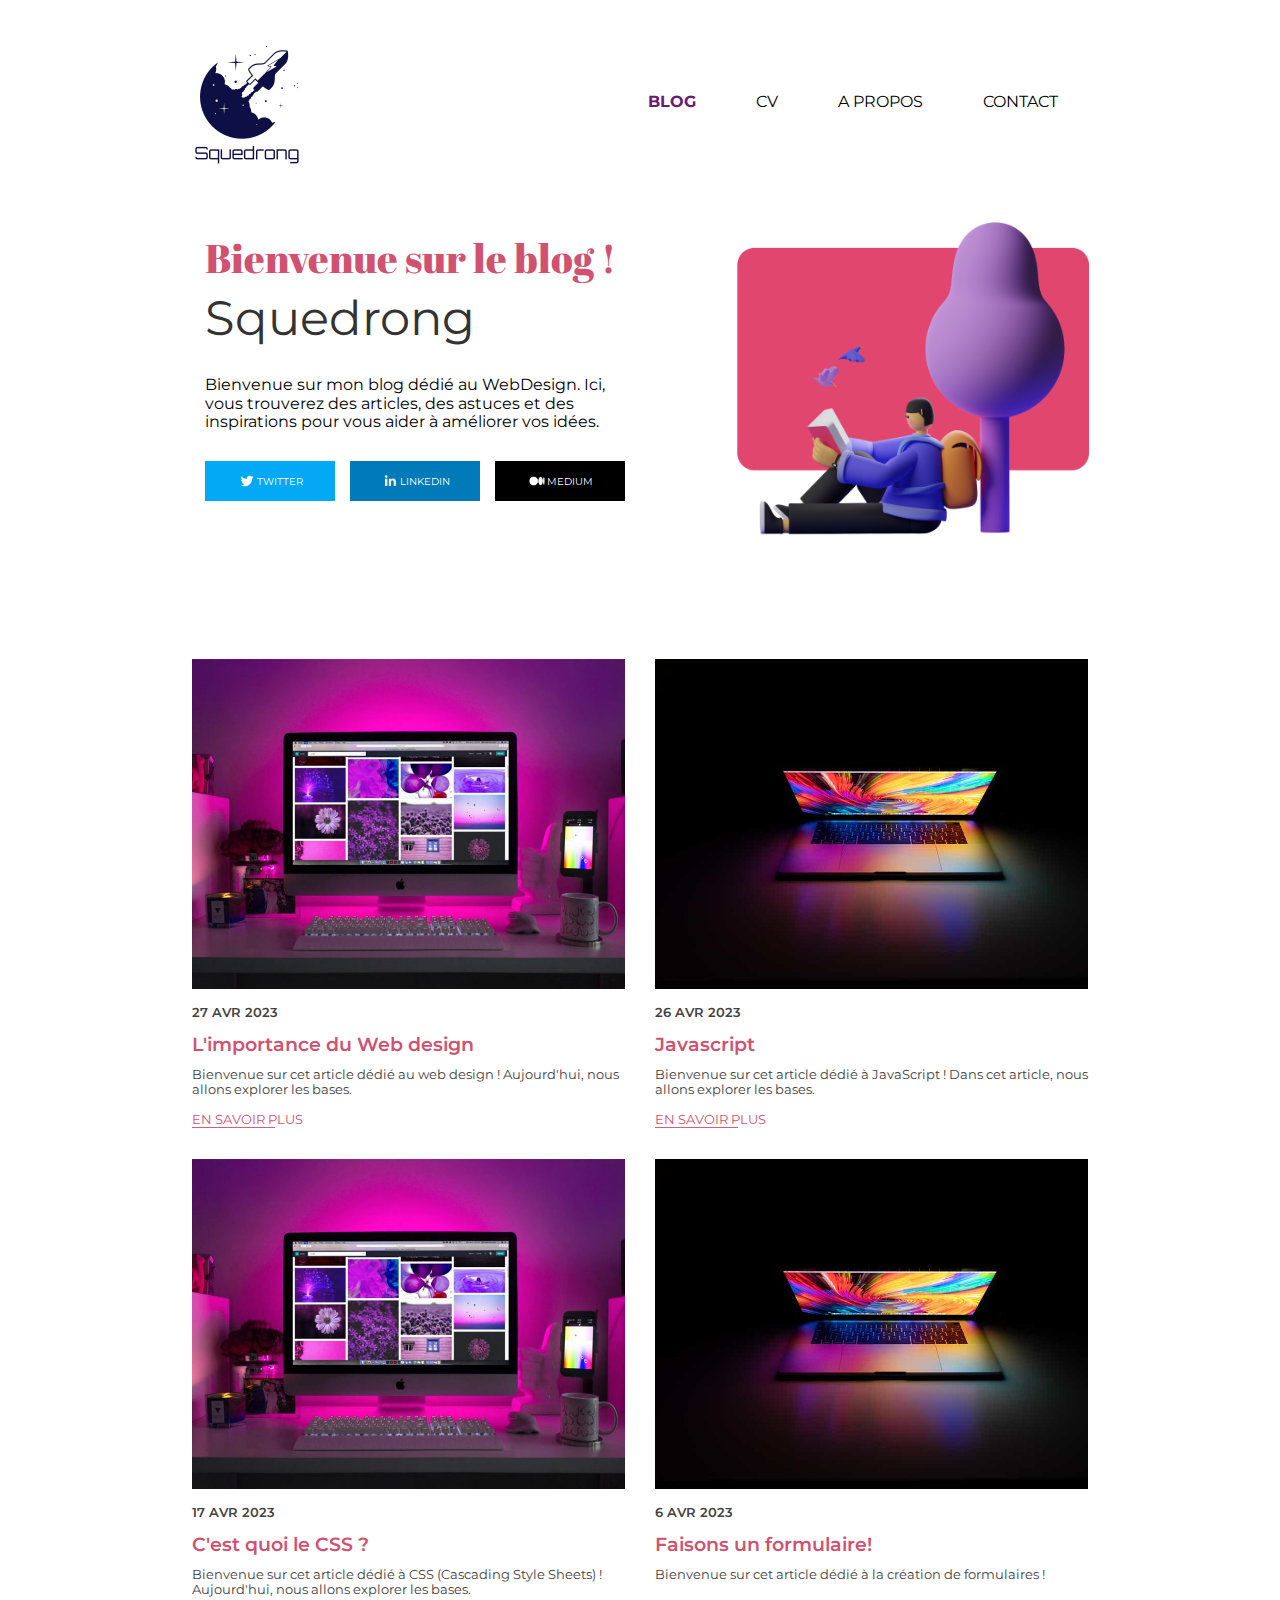
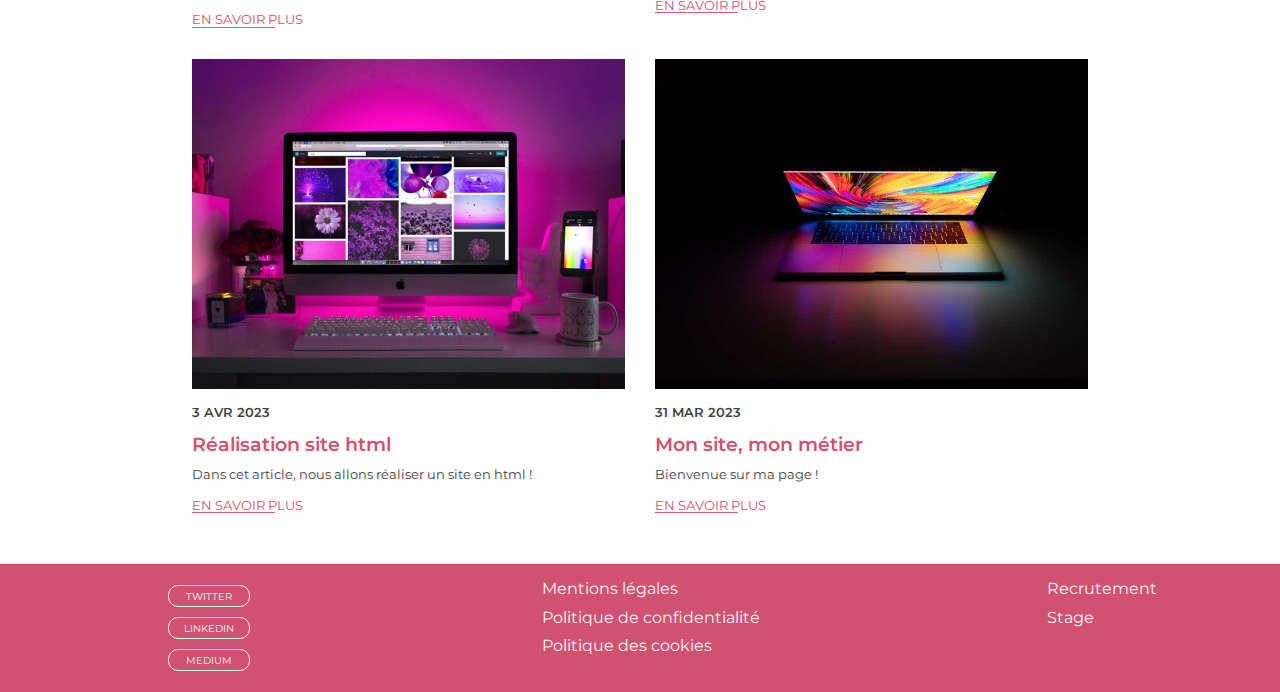
<file: index.html>
<!DOCTYPE html>
<html lang="zxx">
<head>
    <meta charset="UTF-8">
    <meta http-equiv="X-UA-Compatible" content="IE=edge">
    <meta name="viewport" content="width=device-width, initial-scale=1.0">
    <link rel="stylesheet" href="css/normalize.css" type="text/css">
    <link rel="stylesheet" href="css/style.css">
    <title>Bienvenue sur le blog de Squedrong</title>
</head>
<body>
    <!-- HEADER AVEC NAVBAR -->
    <header id="header">
        <a href="index.html"><img src="images/logo.png" alt="logo"></a>
        <nav>
            <ul>
            <li><a href="index.html" class="pageActu">BLOG</a></li>
            <li><a href="cv.html">CV</a></li>
            <li><a href="apropos.html">A PROPOS</a></li>
            <li><a href="#" id="btnContact">CONTACT</a></li>
            </ul>
        </nav>
    </header>

    <!-- POUR LE FORMULAIRE DE CONTACT -->
    <div id="myModal" class="modal">
        <section>
            <span class="close">&times;</span>
            <h4 class="centrer">Contactez moi</h4>
            <form action="index.html" onsubmit="checkForm()" method="post" class="contact">
                <p>Veuillez remplir le formulaire. Tous les champs sont obligatoires.</p>
                <div class="contactRow">
                    <label for="prenom" class="contact">Prénom : </label>
                    <input type="text" id="prenom" name="prenom" maxlength="150" size="30" class="contact">
                    <span class="error prenomError">Le prénom n'est pas valide.</span>
                </div>
                <div class="contactRow">
                    <label for="nom" class="contact">Nom : </label>
                    <input type="text" id="nom" name="nom" maxlength="150" size="30" class="contact">
                    <span class="error nomError">Le nom n'est pas valide.</span>
                </div>
                <div class="contactRow">
                    <label for="email" class="contact">Email : </label>
                    <input type="email" id="email" name="email" maxlength="150" size="30" class="contact">
                    <span class="error emailError">L'email n'est pas valide.</span>
                </div>
                <div class="contactRow">
                    <label for="commentaire" class="contact">Votre commentaire : </label>
                    <textarea id="commentaire" name="commentaire" class="contact"></textarea>
                    <span class="error commentaireError">Le message n'est pas valide.</span>
                </div>
                <button type="submit" class="contact submitButton">Envoyer</button>
            </form>
        </section>
    </div>
    <main id="main">    
        <!-- SECTION INTRODUCTION -->
        <section>
            <div class="principale">
                <div class="intro">
                    <h1>Bienvenue sur le blog !</h1>
                    <h2>Squedrong</h2>
                    <p class="trois">Bienvenue sur mon blog dédié au WebDesign. Ici, vous trouverez des articles, des astuces et des inspirations pour vous aider à améliorer vos idées.</p>
                    <div class="bouttons">
                        <a href="https://twitter.com" class="twitter"><img src="images/twitter.PNG" alt="" class="boutons_logo"><span>TWITTER</span></a>
                        <a href="https://fr.linkedin.com" class="linkedin"><img src="images/linkedin.PNG" alt="" class="boutons_logo"><span>LINKEDIN</span></a>
                        <a href="https://medium.com" class="medium"><img src="images/medium.PNG" alt="" class="boutons_logo"><span>MEDIUM</span></a>
                    </div>
                </div>
                    <div class="illustration">
                        <img class="box quatre" src="images/illustration.png" alt="illustration">
                    </div>
            </div>
        </section>

        <!-- LISTE DES ARTICLES -->
        <section class="article">
            <h2 class="invisible">invisible</h2>
            <div class="article-preview">
            </div>
        </section>
    </main>

    <!-- FOOTER -->
    <footer id="footer">
        <div class="placement">
            <ul class="reseaux">
                <li class="bouttons">
                    <a href="https://twitter.com" class="twitter"><span>TWITTER</span></a>
                  </li>
                  <li class="bouttons">
                    <a href="https://fr.linkedin.com" class="linkedin"><span>LINKEDIN</span></a>
                  </li>
                  <li class="bouttons">
                    <a href="https://medium.com" class="medium"><span>MEDIUM</span></a>
                  </li>
            </ul>
            
            

            <ul class="mentionlegal">
                <li><a href=mentions_legales.html>Mentions légales</a></li>
                <li><a href="politiqueDeConfidentialite.html">Politique de confidentialité</a></li>
                <li><a href="mentions_legales.html">Politique des cookies</a> </li>
            </ul>

            <ul class="recrut">
                <li><a href="#" id="btnContact2">Recrutement</a></li>
                <li><a href="#" id="btnContact3">Stage</a></li>
            </ul>
        </div>
    </footer>
    <script src="js/contact.js"></script>
    <script src="js/listearticle.js"></script>
</body>
</html>
</file>
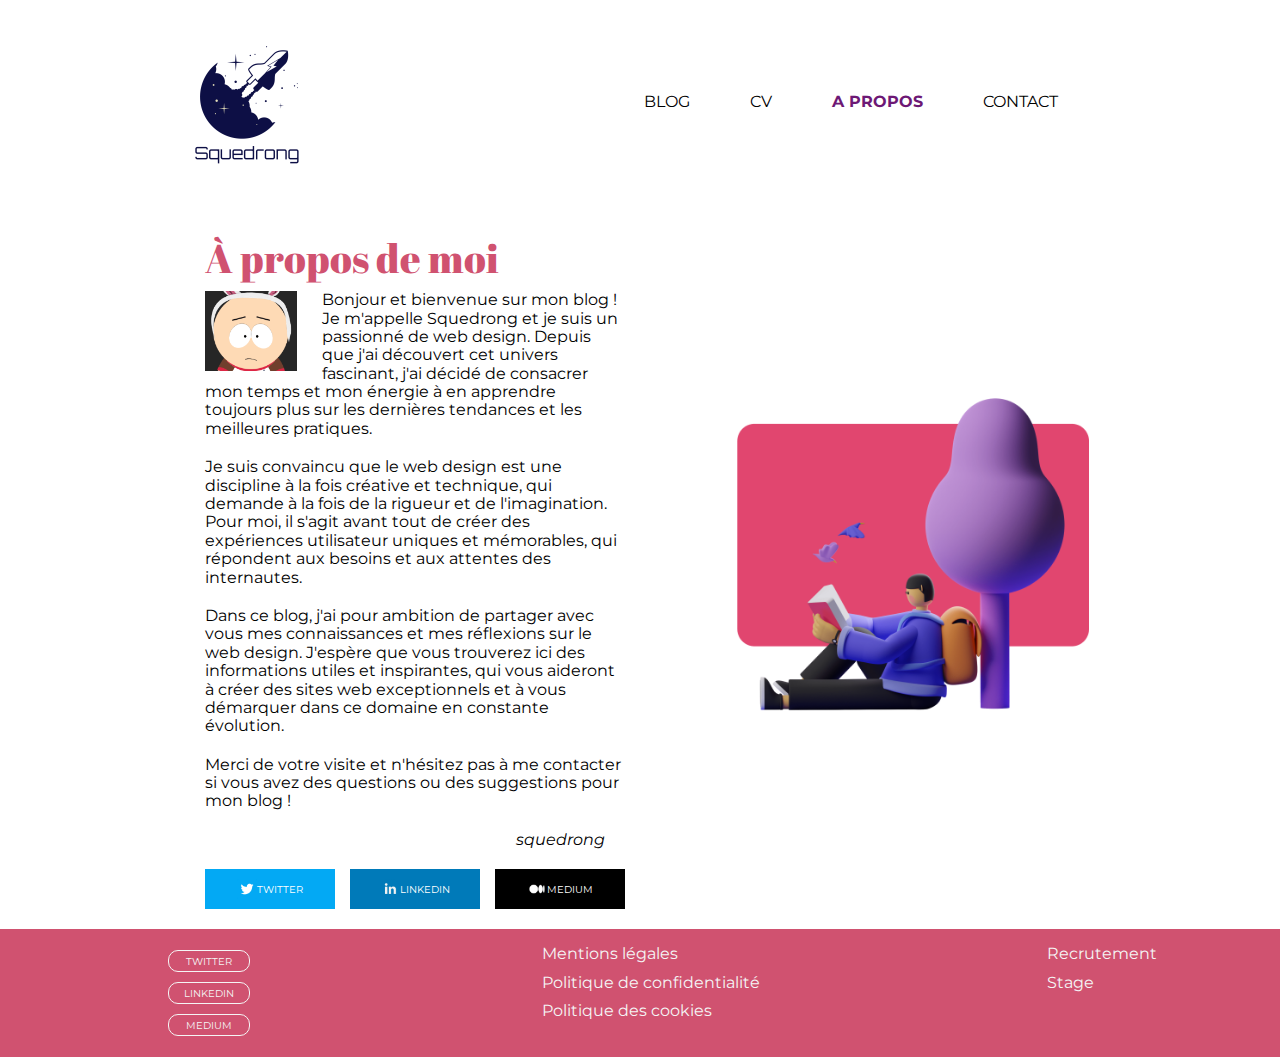
<file: apropos.html>
<!DOCTYPE html>
<html lang="fr">
  <head>
    <meta charset="UTF-8">
    <meta http-equiv="X-UA-Compatible" content="IE=edge">
    <meta name="viewport" content="width=device-width, initial-scale=1.0">
    <meta name="viewport" content="width=device-width, initial-scale=1.0">
    <link rel="stylesheet" href="css/normalize.css" type="text/css">
    <link rel="stylesheet" href="css/style.css" type="text/css">
    <title>À propos du blog de Squedrong</title>
  </head>

  <body>
    <!-- HEADER -->
    <header id="header">
      <a href="index.html"><img src="images/logo.png" alt="logo"></a>
      <nav>
        <ul>
          <li><a href="index.html">BLOG</a></li>
          <li><a href="cv.html">CV</a></li>
          <li><a href="apropos.html" class="pageActu">A PROPOS</a></li>
          <li><a href="#" id="btnContact">CONTACT</a></li>
        </ul>
      </nav>
    </header>

    <!-- POUR LE FORMULAIRE DE CONTACT -->
    <div id="myModal" class="modal">
      <section>
          <span class="close">&times;</span>
          <h4 class="centrer">Contactez moi</h4>
          <form action="index.html" onsubmit="checkForm()" method="post" class="contact">
              <p>Veuillez remplir le formulaire. Tous les champs sont obligatoires.</p>
              <div class="contactRow">
                  <label for="prenom" class="contact">Prénom : </label>
                  <input type="text" id="prenom" name="prenom" maxlength="150" size="30" class="contact">
                  <span class="error prenomError">Le prénom n'est pas valide.</span>
              </div>
              <div class="contactRow">
                  <label for="nom" class="contact">Nom : </label>
                  <input type="text" id="nom" name="nom" maxlength="150" size="30" class="contact">
                  <span class="error nomError">Le nom n'est pas valide.</span>
              </div>
              <div class="contactRow">
                  <label for="email" class="contact">Email : </label>
                  <input type="email" id="email" name="email" maxlength="150" size="30" class="contact">
                  <span class="error emailError">L'email n'est pas valide.</span>
              </div>
              <div class="contactRow">
                  <label for="commentaire" class="contact">Votre commentaire : </label>
                  <textarea id="commentaire" name="commentaire" class="contact"></textarea>
                  <span class="error commentaireError">Le message n'est pas valide.</span>
              </div>
              <button type="submit" class="contact submitButton">Envoyer</button>
          </form>
      </section>
  </div>

    <main id="main">
      <!-- DEBUT A PROPOS -->
      <div class="a_propos">
        <div class="introduct">
          <h1>À propos de moi</h1>

          <p class="apropos">
            <img src="images/squedrong.PNG" alt="photo de squedrong" class="img_apropos">Bonjour et bienvenue sur mon blog ! Je m'appelle Squedrong et je
            suis un passionné de web design. Depuis que j'ai découvert cet
            univers fascinant, j'ai décidé de consacrer mon temps et mon énergie
            à en apprendre toujours plus sur les dernières tendances et les
            meilleures pratiques.
          </p>
          <p class="apropos">
            Je suis convaincu que le web design est une discipline à la fois
            créative et technique, qui demande à la fois de la rigueur et de
            l'imagination. Pour moi, il s'agit avant tout de créer des
            expériences utilisateur uniques et mémorables, qui répondent aux
            besoins et aux attentes des internautes.
          </p>
          <p class="apropos">
            Dans ce blog, j'ai pour ambition de partager avec vous mes
            connaissances et mes réflexions sur le web design. J'espère que vous
            trouverez ici des informations utiles et inspirantes, qui vous
            aideront à créer des sites web exceptionnels et à vous démarquer
            dans ce domaine en constante évolution.
          </p>
          <p class="apropos">
            Merci de votre visite et n'hésitez pas à me contacter si vous avez
            des questions ou des suggestions pour mon blog !
          </p>
          <span class="signature">squedrong</span>

          <div class="bouttons">
            <a href="https://twitter.com" class="twitter"><img src="images/twitter.PNG" alt="" class="boutons_logo"><span>TWITTER</span></a>
            <a href="https://fr.linkedin.com" class="linkedin"><img src="images/linkedin.PNG" alt="" class="boutons_logo"><span>LINKEDIN</span></a>
            <a href="https://medium.com" class="medium"><img src="images/medium.PNG" alt="" class="boutons_logo"><span>MEDIUM</span></a>
          </div>
        </div>
        <div class="illustration">
          <img class="box quatre" src="images/illustration.png" alt="illustration">
        </div>
      </div>
    </main>
    <!-- FOOTER -->
    <footer id="footer">
      <div class="placement">
        <ul class="reseaux">
          <li class="bouttons">
            <a href="https://twitter.com" class="twitter"><span>TWITTER</span></a>
          </li>
          <li class="bouttons">
            <a href="https://fr.linkedin.com" class="linkedin"><span>LINKEDIN</span></a>
          </li>
          <li class="bouttons">
            <a href="https://medium.com" class="medium"><span>MEDIUM</span></a>
          </li>
        </ul>

        <ul class="mentionlegal">
          <li><a href="mentions_legales.html">Mentions légales</a></li>
          <li>
            <a href="politiqueDeConfidentialite.html"
              >Politique de confidentialité</a
            >
          </li>
          <li><a href="mentions_legales.html">Politique des cookies</a></li>
        </ul>

        <ul class="recrut">
          <li><a href="#" id="btnContact2">Recrutement</a></li>
          <li><a href="#" id="btnContact3">Stage</a></li>
        </ul>
      </div>
    </footer>
    <script src="js/contact.js"></script>
  </body>
</html>
</file>
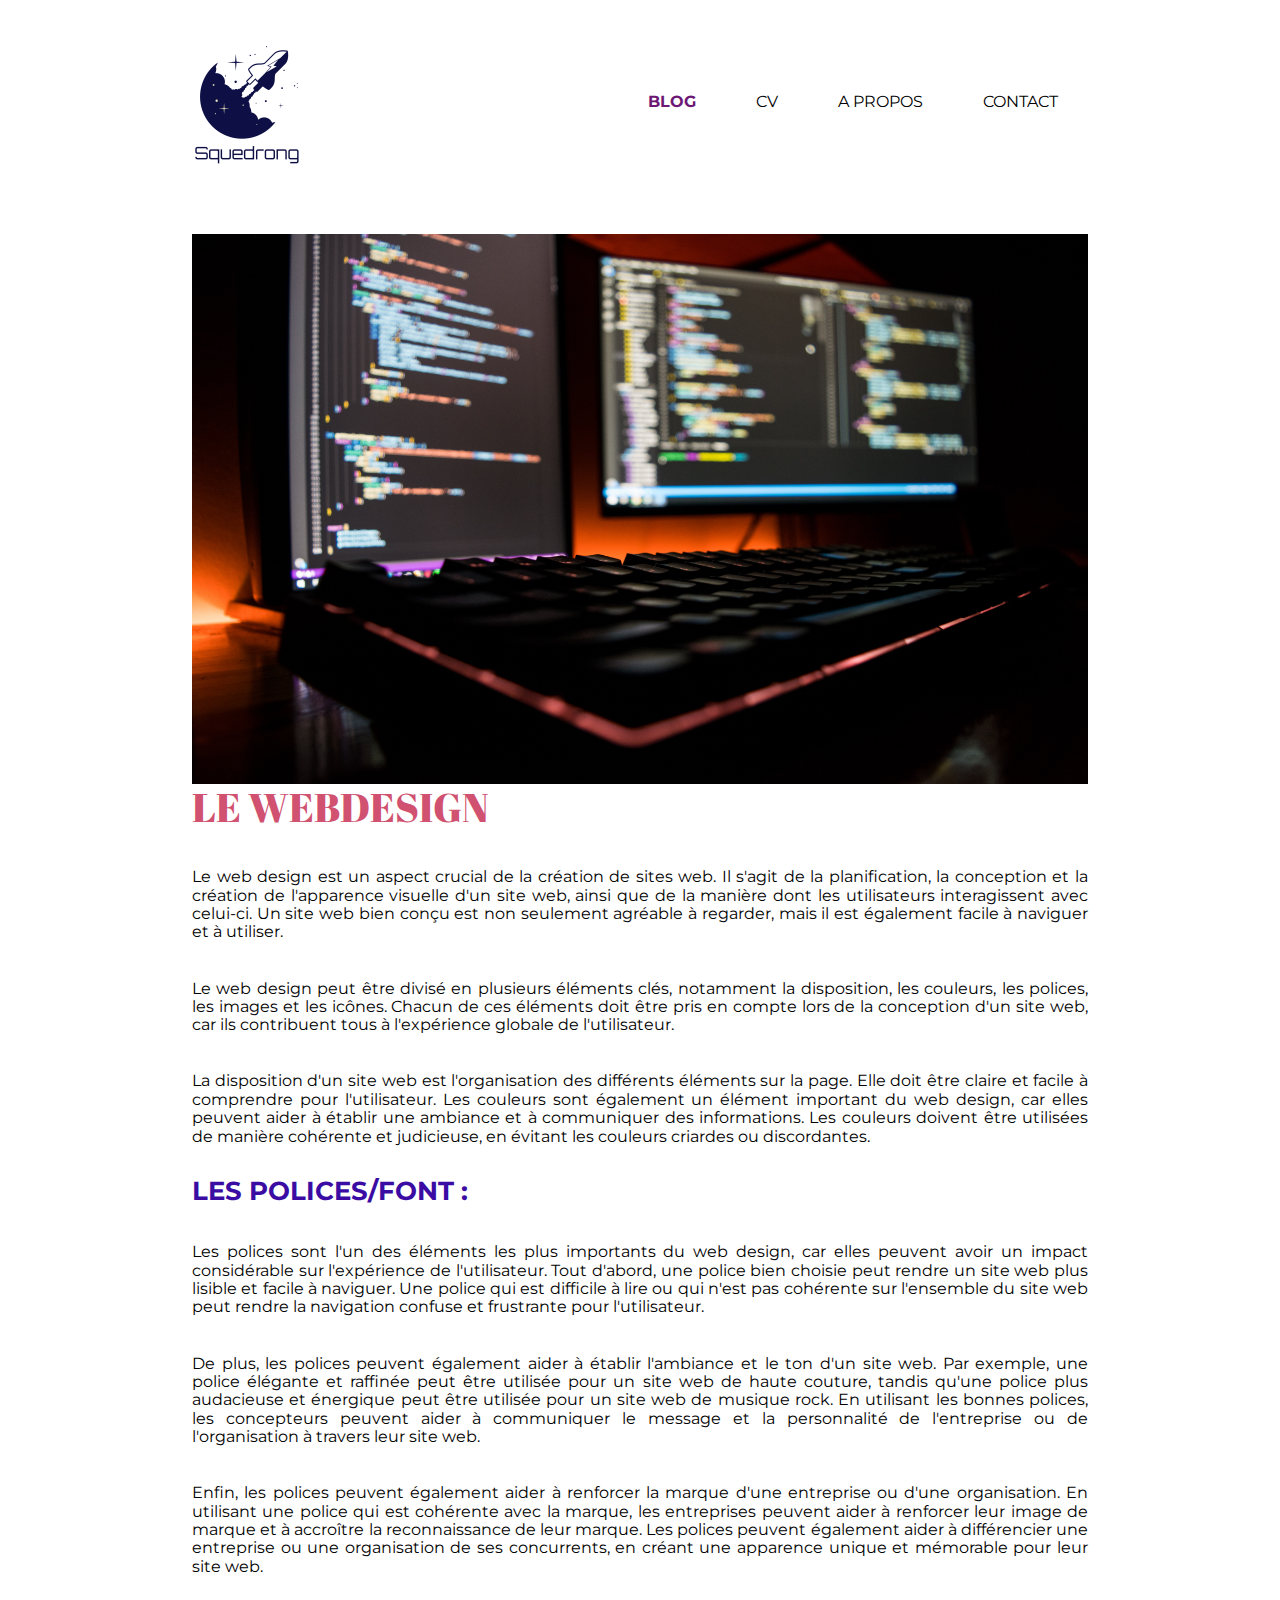
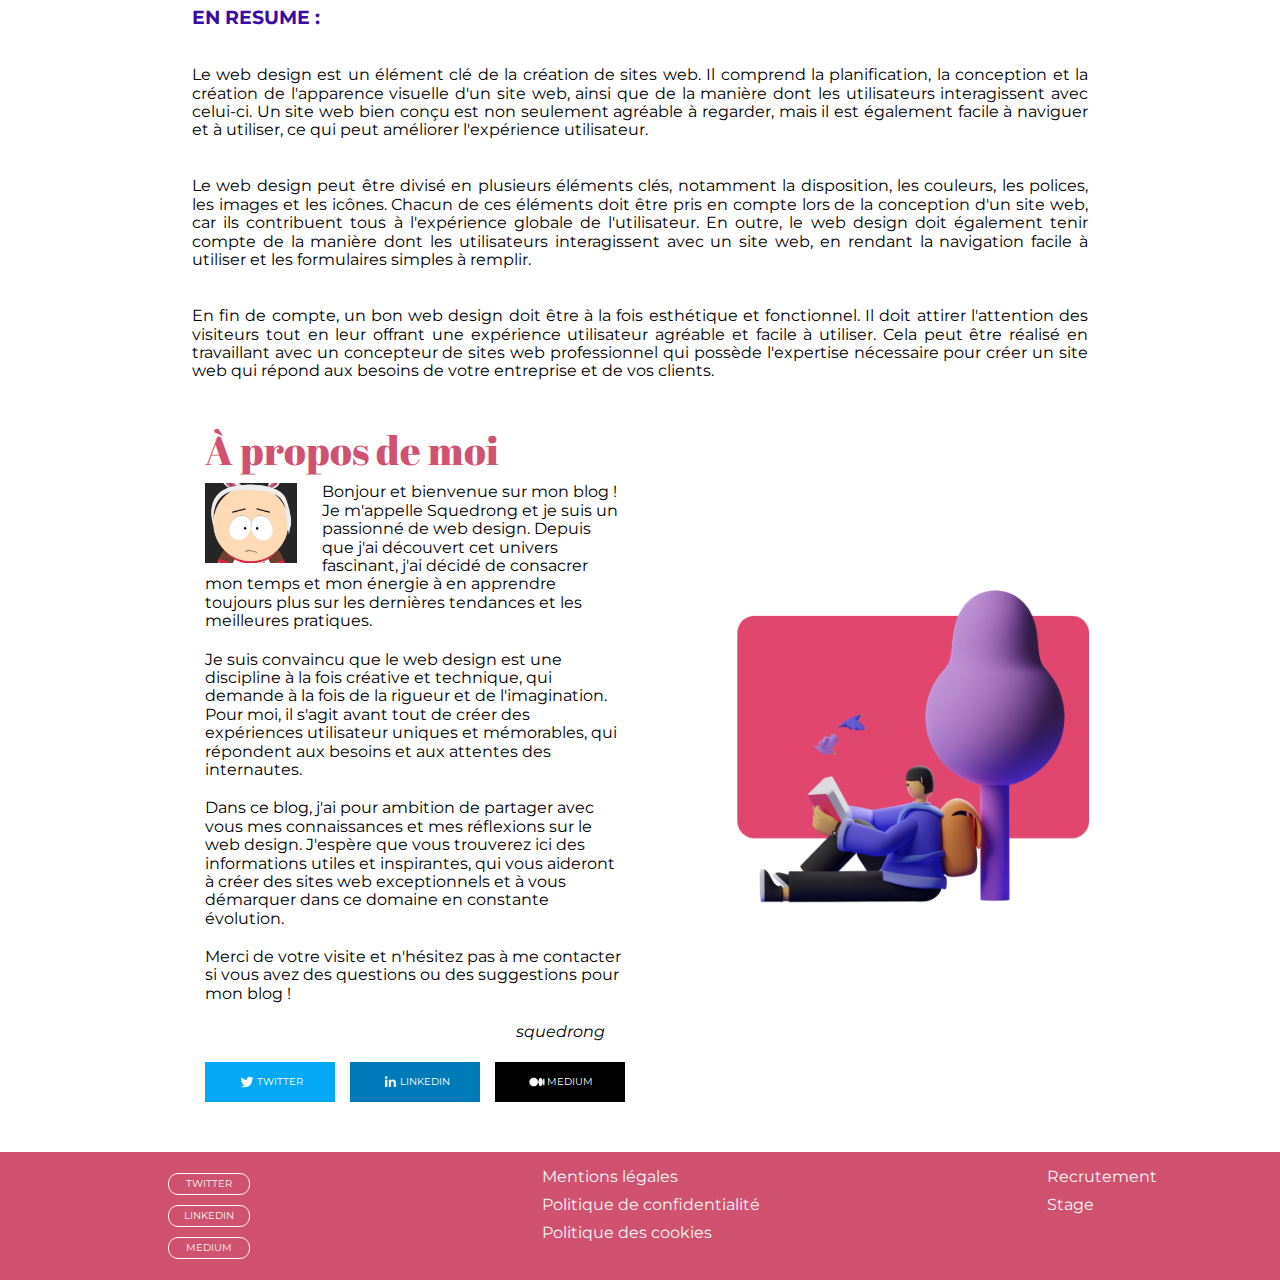
<file: article1.html>
<!DOCTYPE html>
<html lang="fr">
  <head>
    <meta charset="UTF-8">
    <meta http-equiv="X-UA-Compatible" content="IE=edge">
    <meta name="viewport" content="width=device-width, initial-scale=1.0">
    <link rel="stylesheet" href="css/normalize.css" type="text/css">
    <link rel="stylesheet" href="css/style.css">
    <link rel="stylesheet" href="css/article.css">
    <title>Article: Le Webdesign</title>
  </head>
  <body>
    <!-- HEADER -->
    <header id="header">
      <a href="index.html"><img src="images/logo.png" alt="logo"></a>
      <nav>
        <ul>
          <li><a href="index.html" class="pageActu">BLOG</a></li>
          <li><a href="cv.html">CV</a></li>
          <li><a href="apropos.html">A PROPOS</a></li>
          <li><a href="#" id="btnContact">CONTACT</a></li>
        </ul>
      </nav>
    </header>
    <!-- POUR LE FORMULAIRE DE CONTACT -->
    <div id="myModal" class="modal">
      <section>
          <span class="close">&times;</span>
          <h4 class="centrer">Contactez moi</h4>
          <form action="index.html" onsubmit="checkForm()" method="post" class="contact">
              <p>Veuillez remplir le formulaire. Tous les champs sont obligatoires.</p>
              <div class="contactRow">
                  <label for="prenom" class="contact">Prénom : </label>
                  <input type="text" id="prenom" name="prenom" maxlength="150" size="30" class="contact">
                  <span class="error prenomError">Le prénom n'est pas valide.</span>
              </div>
              <div class="contactRow">
                  <label for="nom" class="contact">Nom : </label>
                  <input type="text" id="nom" name="nom" maxlength="150" size="30" class="contact">
                  <span class="error nomError">Le nom n'est pas valide.</span>
              </div>
              <div class="contactRow">
                  <label for="email" class="contact">Email : </label>
                  <input type="email" id="email" name="email" maxlength="150" size="30" class="contact">
                  <span class="error emailError">L'email n'est pas valide.</span>
              </div>
              <div class="contactRow">
                  <label for="commentaire" class="contact">Votre commentaire : </label>
                  <textarea id="commentaire" name="commentaire" class="contact"></textarea>
                  <span class="error commentaireError">Le message n'est pas valide.</span>
              </div>
              <button type="submit" class="contact submitButton">Envoyer</button>
          </form>
      </section>
  </div>
    <main id="main">
      <!-- DEBUT ARTICLE -->
      <section id="article">
        <img class="Photo" src="images/fotis-fotopoulos-DuHKoV44prg-unsplash.jpg" alt="Image Web Design" height="550">
        <h1>LE WEBDESIGN</h1>
        <p class="description">
          Le web design est un aspect crucial de la création de sites web. Il
          s'agit de la planification, la conception et la création de
          l'apparence visuelle d'un site web, ainsi que de la manière dont les
          utilisateurs interagissent avec celui-ci. Un site web bien conçu est
          non seulement agréable à regarder, mais il est également facile à
          naviguer et à utiliser.
        </p>
        <p class="description">
          Le web design peut être divisé en plusieurs éléments clés, notamment
          la disposition, les couleurs, les polices, les images et les icônes.
          Chacun de ces éléments doit être pris en compte lors de la conception
          d'un site web, car ils contribuent tous à l'expérience globale de
          l'utilisateur.
        </p>
        <p class="description">
          La disposition d'un site web est l'organisation des différents
          éléments sur la page. Elle doit être claire et facile à comprendre
          pour l'utilisateur. Les couleurs sont également un élément important
          du web design, car elles peuvent aider à établir une ambiance et à
          communiquer des informations. Les couleurs doivent être utilisées de
          manière cohérente et judicieuse, en évitant les couleurs criardes ou
          discordantes.
        </p>
        <h5>LES POLICES/FONT :</h5>
        <p class="description">
          Les polices sont l'un des éléments les plus importants du web design,
          car elles peuvent avoir un impact considérable sur l'expérience de
          l'utilisateur. Tout d'abord, une police bien choisie peut rendre un
          site web plus lisible et facile à naviguer. Une police qui est
          difficile à lire ou qui n'est pas cohérente sur l'ensemble du site web
          peut rendre la navigation confuse et frustrante pour l'utilisateur.
        </p>
        <p class="description">
          De plus, les polices peuvent également aider à établir l'ambiance et
          le ton d'un site web. Par exemple, une police élégante et raffinée
          peut être utilisée pour un site web de haute couture, tandis qu'une
          police plus audacieuse et énergique peut être utilisée pour un site
          web de musique rock. En utilisant les bonnes polices, les concepteurs
          peuvent aider à communiquer le message et la personnalité de
          l'entreprise ou de l'organisation à travers leur site web.
        </p>
        <p class="description">
          Enfin, les polices peuvent également aider à renforcer la marque d'une
          entreprise ou d'une organisation. En utilisant une police qui est
          cohérente avec la marque, les entreprises peuvent aider à renforcer
          leur image de marque et à accroître la reconnaissance de leur marque.
          Les polices peuvent également aider à différencier une entreprise ou
          une organisation de ses concurrents, en créant une apparence unique et
          mémorable pour leur site web.
        </p>
        <h6>EN RESUME :</h6>
        <p class="description">
          Le web design est un élément clé de la création de sites web. Il
          comprend la planification, la conception et la création de l'apparence
          visuelle d'un site web, ainsi que de la manière dont les utilisateurs
          interagissent avec celui-ci. Un site web bien conçu est non seulement
          agréable à regarder, mais il est également facile à naviguer et à
          utiliser, ce qui peut améliorer l'expérience utilisateur.
        </p>
        <p class="description">
          Le web design peut être divisé en plusieurs éléments clés, notamment
          la disposition, les couleurs, les polices, les images et les icônes.
          Chacun de ces éléments doit être pris en compte lors de la conception
          d'un site web, car ils contribuent tous à l'expérience globale de
          l'utilisateur. En outre, le web design doit également tenir compte de
          la manière dont les utilisateurs interagissent avec un site web, en
          rendant la navigation facile à utiliser et les formulaires simples à
          remplir.
        </p>
        <p class="description">
          En fin de compte, un bon web design doit être à la fois esthétique et
          fonctionnel. Il doit attirer l'attention des visiteurs tout en leur
          offrant une expérience utilisateur agréable et facile à utiliser. Cela
          peut être réalisé en travaillant avec un concepteur de sites web
          professionnel qui possède l'expertise nécessaire pour créer un site
          web qui répond aux besoins de votre entreprise et de vos clients.
        </p>
      </section>
      <section>
        <div class="a_propos">
          <div class="introduct">
            <h1>À propos de moi</h1>

            <p class="apropos">
              <img src="images/squedrong.PNG" alt="photo de squedrong" class="img_apropos">Bonjour et bienvenue sur mon blog ! Je m'appelle Squedrong et je
              suis un passionné de web design. Depuis que j'ai découvert cet
              univers fascinant, j'ai décidé de consacrer mon temps et mon
              énergie à en apprendre toujours plus sur les dernières tendances
              et les meilleures pratiques.
            </p>
            <p class="apropos">
              Je suis convaincu que le web design est une discipline à la fois
              créative et technique, qui demande à la fois de la rigueur et de
              l'imagination. Pour moi, il s'agit avant tout de créer des
              expériences utilisateur uniques et mémorables, qui répondent aux
              besoins et aux attentes des internautes.
            </p>
            <p class="apropos">
              Dans ce blog, j'ai pour ambition de partager avec vous mes
              connaissances et mes réflexions sur le web design. J'espère que
              vous trouverez ici des informations utiles et inspirantes, qui
              vous aideront à créer des sites web exceptionnels et à vous
              démarquer dans ce domaine en constante évolution.
            </p>
            <p class="apropos">
              Merci de votre visite et n'hésitez pas à me contacter si vous avez
              des questions ou des suggestions pour mon blog !
            </p>
            <span class="signature">squedrong</span>

            <div class="bouttons">
              <a href="https://twitter.com" class="twitter"><img src="images/twitter.PNG" alt="" class="boutons_logo"><span>TWITTER</span></a>
              <a href="https://fr.linkedin.com" class="linkedin"><img src="images/linkedin.PNG" alt="" class="boutons_logo"><span>LINKEDIN</span></a>
              <a href="https://medium.com" class="medium"><img src="images/medium.PNG" alt="" class="boutons_logo"><span>MEDIUM</span></a>
            </div>
          </div>
          <div class="illustration">
            <img class="box quatre" src="images/illustration.png" alt="illustration">
          </div>
        </div>
      </section>
    </main>
    <!-- FOOTER -->
    <footer id="footer">
      <div class="placement">
        <ul class="reseaux">
          <li class="bouttons">
            <a href="https://twitter.com" class="twitter"><span>TWITTER</span></a>
          </li>
          <li class="bouttons">
            <a href="https://fr.linkedin.com" class="linkedin"><span>LINKEDIN</span></a>
          </li>
          <li class="bouttons">
            <a href="https://medium.com" class="medium"><span>MEDIUM</span></a>
          </li>
        </ul>

        <ul class="mentionlegal">
          <li><a href="mentions_legales.html">Mentions légales</a></li>
          <li>
            <a href="politiqueDeConfidentialite.html"
              >Politique de confidentialité</a
            >
          </li>
          <li><a href="mentions_legales.html">Politique des cookies</a></li>
        </ul>

        <ul class="recrut">
          <li><a href="#" id="btnContact2">Recrutement</a></li>
          <li><a href="#" id="btnContact3">Stage</a></li>
        </ul>
      </div>
    </footer>
    <script src="js/contact.js"></script>
  </body>
</html>
</file>
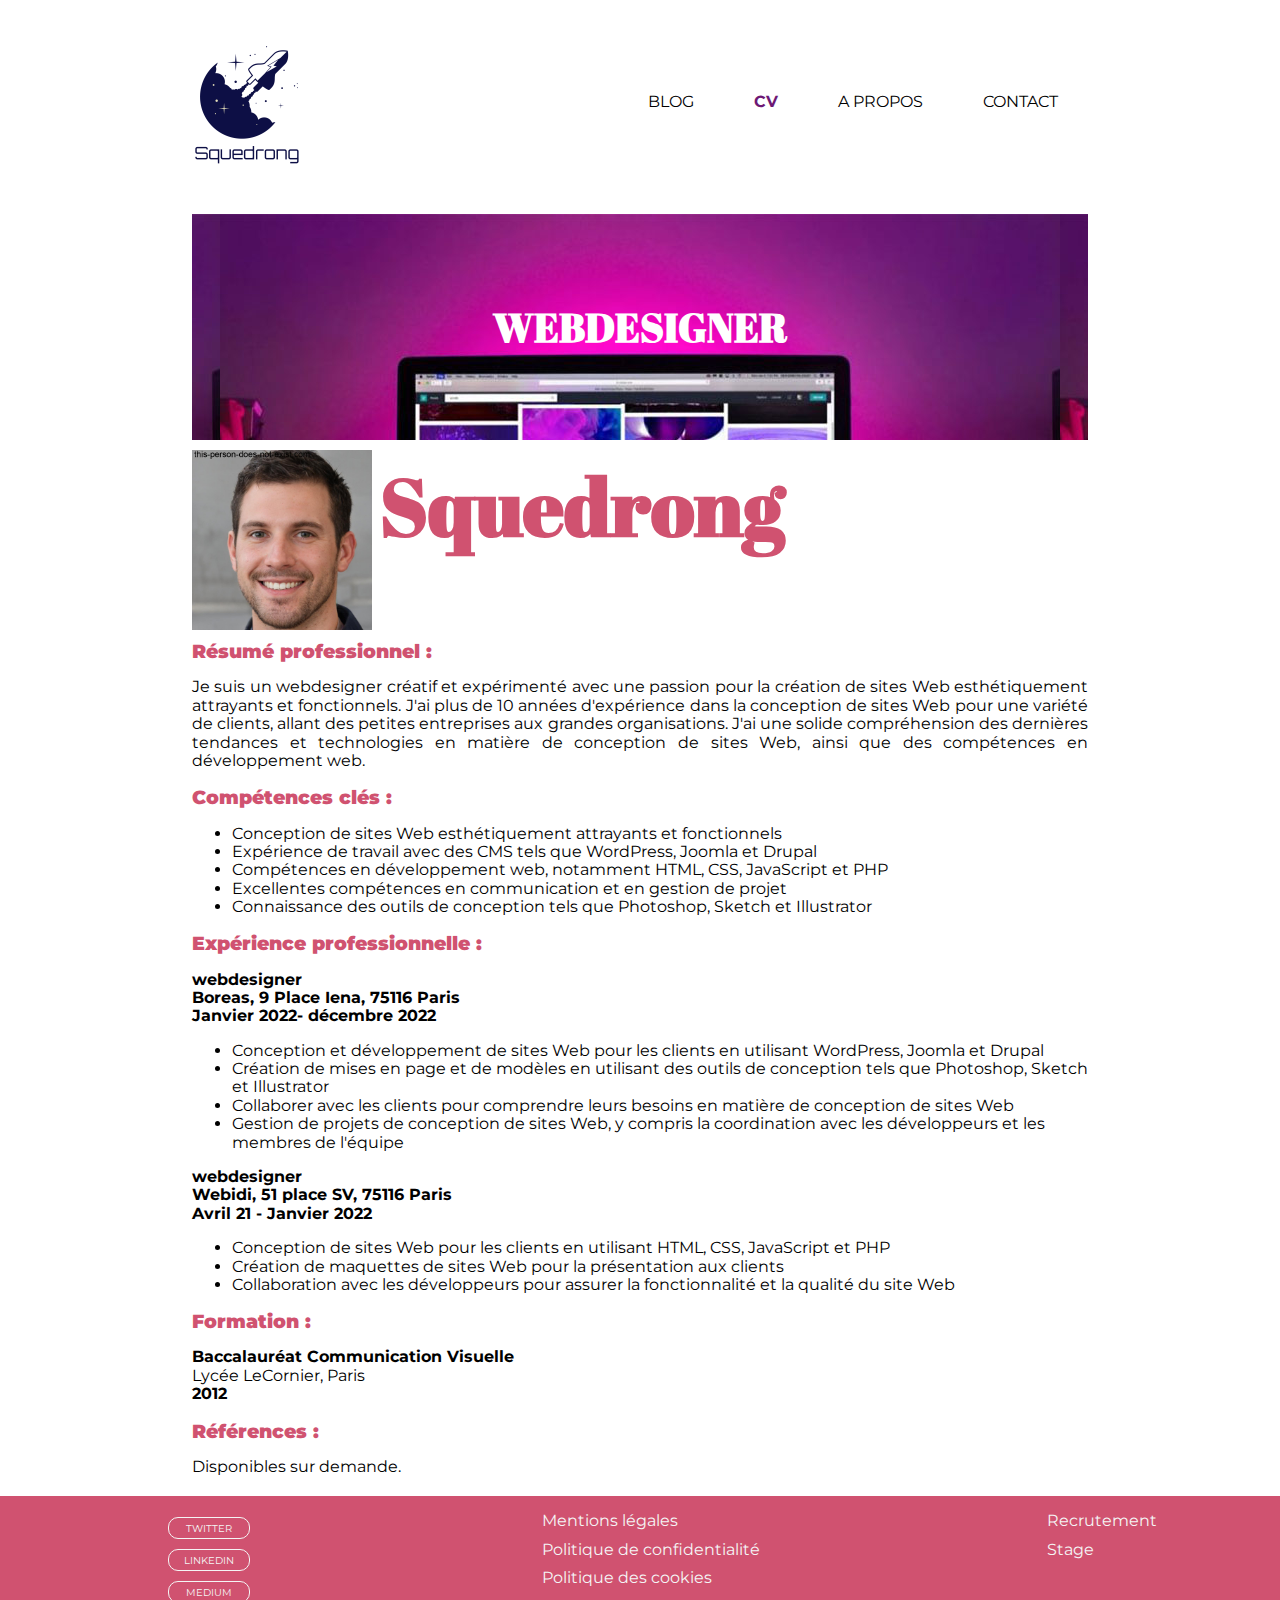
<file: cv.html>
<!DOCTYPE html>
<html lang="fr">
<head>
    <meta charset="UTF-8">
    <meta http-equiv="X-UA-Compatible" content="IE=edge">
    <meta name="viewport" content="width=device-width, initial-scale=1.0">
    <link rel="stylesheet" href="css/normalize.css" type="text/css">
    <link rel="stylesheet" href="css/style.css">
    <link rel="stylesheet" href="css/cv.css">
    <title>Curriculum Vitae</title>
</head>
<body>
    <!-- HEADER AVEC NAVBAR -->
    <header id="header">
        <a href="index.html"><img src="images/logo.png" alt="logo"></a>
        <nav>
            <ul>
            <li><a href="index.html">BLOG</a></li>
            <li><a href="cv.html" class="pageActu">CV</a></li>
            <li><a href="apropos.html">A PROPOS</a></li>
            <li><a href="#" id="btnContact">CONTACT</a></li>
            </ul>
        </nav>
    </header>
    <!-- POUR LE FORMULAIRE DE CONTACT -->
    <div id="myModal" class="modal">
        <section>
            <span class="close">&times;</span>
            <h4 class="centrer">Contactez moi</h4>
            <form action="index.html" onsubmit="checkForm()" method="post" class="contact">
                <p>Veuillez remplir le formulaire. Tous les champs sont obligatoires.</p>
                <div class="contactRow">
                    <label for="prenom" class="contact">Prénom : </label>
                    <input type="text" id="prenom" name="prenom" maxlength="150" size="30" class="contact">
                    <span class="error prenomError">Le prénom n'est pas valide.</span>
                </div>
                <div class="contactRow">
                    <label for="nom" class="contact">Nom : </label>
                    <input type="text" id="nom" name="nom" maxlength="150" size="30" class="contact">
                    <span class="error nomError">Le nom n'est pas valide.</span>
                </div>
                <div class="contactRow">
                    <label for="email" class="contact">Email : </label>
                    <input type="email" id="email" name="email" maxlength="150" size="30" class="contact">
                    <span class="error emailError">L'email n'est pas valide.</span>
                </div>
                <div class="contactRow">
                    <label for="commentaire" class="contact">Votre commentaire : </label>
                    <textarea id="commentaire" name="commentaire" class="contact"></textarea>
                    <span class="error commentaireError">Le message n'est pas valide.</span>
                </div>
                <button type="submit" class="contact submitButton">Envoyer</button>
            </form>
        </section>
    </div>
    <main>
        <!-- DEBUT CV -->
        <div class="banniere">
            <h1>WEBDESIGNER</h1>
        </div>
        <div class="PhotoCV">
            <img src="images/SquedrongPortraitCv.jpg" alt="PhotoCV" height="180">
            <h2><strong>Squedrong</strong></h2>
        </div>
        <div class="contenuCV">
            <h3 class="title"> <strong>Résumé professionnel : </strong> </h3>
            <p class="description">
                Je suis un webdesigner créatif et expérimenté avec une passion pour la création de sites Web esthétiquement attrayants et fonctionnels.
                J'ai plus de 10 années d'expérience dans la conception de sites Web pour une variété de clients, allant des petites entreprises aux grandes organisations. 
                J'ai une solide compréhension des dernières tendances et technologies en matière de conception de sites Web, ainsi que des compétences en développement web.
            
            <h3 class="title"><strong>Compétences clés :</strong></h3>
            <ul>
                <li>Conception de sites Web esthétiquement attrayants et fonctionnels</li>
                <li>Expérience de travail avec des CMS tels que WordPress, Joomla et Drupal</li>
                <li>Compétences en développement web, notamment HTML, CSS, JavaScript et PHP</li>
                <li>Excellentes compétences en communication et en gestion de projet</li>
                <li>Connaissance des outils de conception tels que Photoshop, Sketch et Illustrator</li>
            </ul>
            <h3 class="title"><strong>Expérience professionnelle : </strong></h3>
            <p>
                <strong>webdesigner<br>
                Boreas, 9 Place Iena, 75116 Paris <br>
                Janvier 2022- décembre 2022</strong>
            </p>

            <ul>
                <li>Conception et développement de sites Web pour les clients en utilisant WordPress, Joomla et Drupal</li>
                <li>Création de mises en page et de modèles en utilisant des outils de conception tels que Photoshop, Sketch et Illustrator</li>
                <li>Collaborer avec les clients pour comprendre leurs besoins en matière de conception de sites Web</li>
                <li>Gestion de projets de conception de sites Web, y compris la coordination avec les développeurs et les membres de l'équipe</li>
            </ul>

            <p>
                <strong> webdesigner <br>
                Webidi, 51 place SV, 75116 Paris <br>
                Avril 21 - Janvier 2022</strong>
            </p>
        
            <ul>
                <li>Conception de sites Web pour les clients en utilisant HTML, CSS, JavaScript et PHP</li>
                <li>Création de maquettes de sites Web pour la présentation aux clients</li>
                <li>Collaboration avec les développeurs pour assurer la fonctionnalité et la qualité du site Web</li>
            </ul>
            <h3 class="title"><strong>Formation :</strong></h3>
            <p>
                <strong>Baccalauréat Communication Visuelle</strong> <br>
                Lycée LeCornier, Paris <br>
                <strong>2012</strong>
            </p>
                
            <h3 class="title"> <strong> Références :</strong></h3>
            <p>Disponibles sur demande.</p>
        </div>
    </main>
    <!-- FOOTER -->
    <footer id="footer">
        <div class="placement">
            <ul class="reseaux">
                <li class="bouttons">
                    <a href="https://twitter.com" class="twitter"><span>TWITTER</span></a>
                  </li>
                  <li class="bouttons">
                    <a href="https://fr.linkedin.com" class="linkedin"><span>LINKEDIN</span></a>
                  </li>
                  <li class="bouttons">
                    <a href="https://medium.com" class="medium"><span>MEDIUM</span></a>
                  </li>
            </ul>
            
            

            <ul class="mentionlegal">
                <li><a href=mentions_legales.html>Mentions légales</a></li>
                <li><a href="politiqueDeConfidentialite.html">Politique de confidentialité</a></li>
                <li><a href="mentions_legales.html">Politique des cookies</a> </li>
            </ul>

            <ul class="recrut">
                <li><a href="#" id="btnContact2">Recrutement</a></li>
                <li><a href="#" id="btnContact3">Stage</a></li>
            </ul>
        </div>
    </footer>
    <script src="js/contact.js"></script>
</body>
</html>
</file>
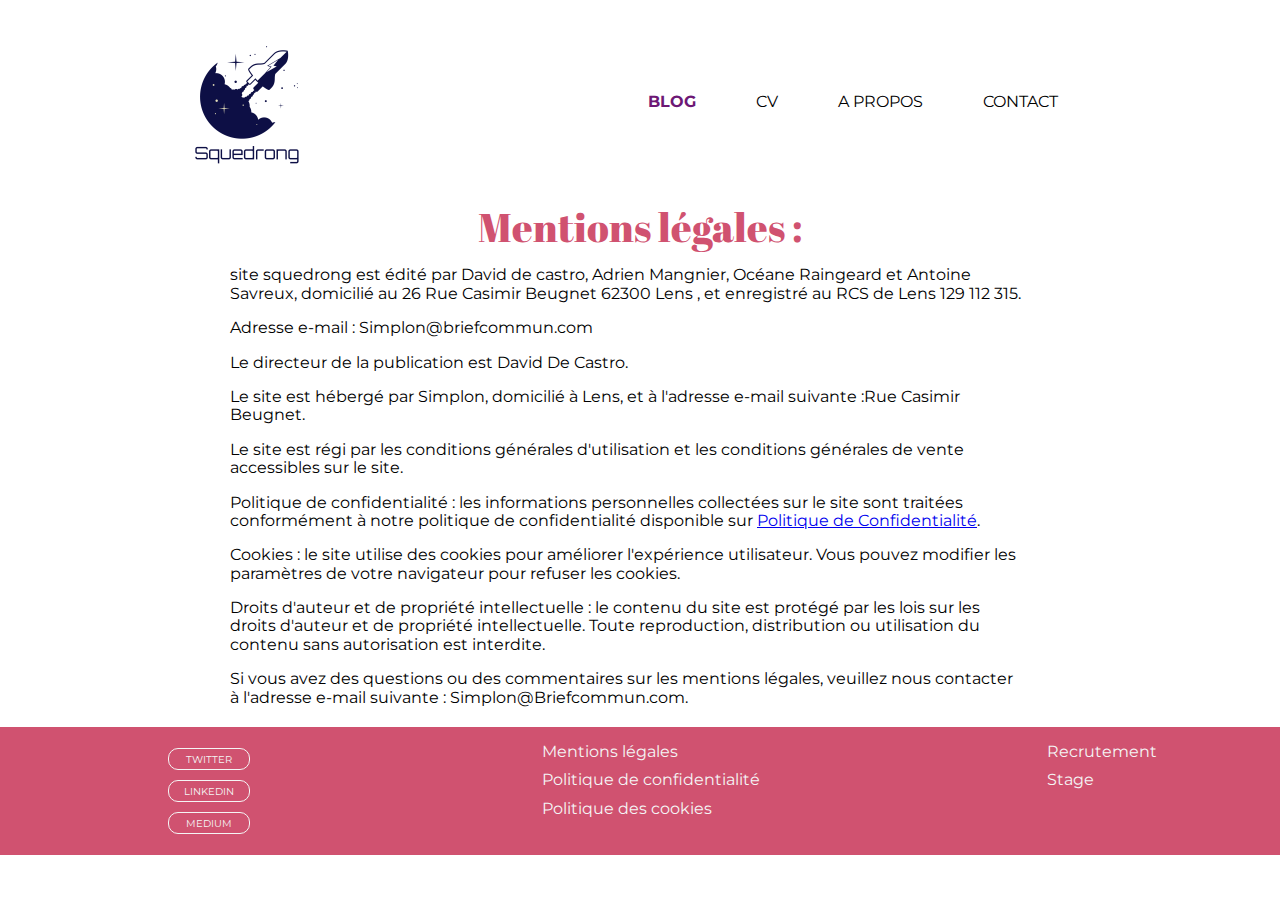
<file: mentions_legales.html>
<!DOCTYPE html>
<html lang="fr">
  <head>
    <meta charset="UTF-8">
    <meta http-equiv="X-UA-Compatible" content="IE=edge">
    <meta name="viewport" content="width=device-width, initial-scale=1.0">
    <title>Mentions Légales</title>
    <link rel="stylesheet" href="css/normalize.css" type="text/css">
    <link rel="stylesheet" href="css/style.css">
    <link rel="stylesheet" href="css/mentions_legales.css">
  </head>

  <body>
    <!-- HEADER -->
    <header id="header">
      <a href="index.html"><img src="images/logo.png" alt="logo"></a>
      <nav>
        <ul>
          <li><a href="index.html" class="pageActu">BLOG</a></li>
          <li><a href="cv.html">CV</a></li>
          <li><a href="apropos.html">A PROPOS</a></li>
          <li><a href="#" id="btnContact">CONTACT</a></li>
        </ul>
      </nav>
    </header>

    <!-- POUR LE FORMULAIRE DE CONTACT -->
    <div id="myModal" class="modal">
      <section>
          <span class="close">&times;</span>
          <h4 class="centrer">Contactez moi</h4>
          <form action="index.html" onsubmit="checkForm()" method="post" class="contact">
              <p>Veuillez remplir le formulaire. Tous les champs sont obligatoires.</p>
              <div class="contactRow">
                  <label for="prenom" class="contact">Prénom : </label>
                  <input type="text" id="prenom" name="prenom" maxlength="150" size="30" class="contact">
                  <span class="error prenomError">Le prénom n'est pas valide.</span>
              </div>
              <div class="contactRow">
                  <label for="nom" class="contact">Nom : </label>
                  <input type="text" id="nom" name="nom" maxlength="150" size="30" class="contact">
                  <span class="error nomError">Le nom n'est pas valide.</span>
              </div>
              <div class="contactRow">
                  <label for="email" class="contact">Email : </label>
                  <input type="email" id="email" name="email" maxlength="150" size="30" class="contact">
                  <span class="error emailError">L'email n'est pas valide.</span>
              </div>
              <div class="contactRow">
                  <label for="commentaire" class="contact">Votre commentaire : </label>
                  <textarea id="commentaire" name="commentaire" class="contact"></textarea>
                  <span class="error commentaireError">Le message n'est pas valide.</span>
              </div>
              <button type="submit" class="contact submitButton">Envoyer</button>
          </form>
      </section>
  </div>

    <main id="main">
      <!-- MENTIONS LEGALES -->
      <h1 class="centrer">Mentions légales :</h1>

      <div class="légal">
        <p>
          site squedrong est édité par David de castro, Adrien Mangnier, Océane
          Raingeard et Antoine Savreux, domicilié au 26 Rue Casimir Beugnet
          62300 Lens , et enregistré au RCS de Lens 129 112 315.
        </p>

        <p>Adresse e-mail : Simplon@briefcommun.com</p>

        <p>Le directeur de la publication est David De Castro.</p>

        <p>
          Le site est hébergé par Simplon, domicilié à Lens, et à l'adresse
          e-mail suivante :Rue Casimir Beugnet.
        </p>

        <p>
          Le site est régi par les conditions générales d'utilisation et les
          conditions générales de vente accessibles sur le site.
        </p>

        <p>
          Politique de confidentialité : les informations personnelles
          collectées sur le site sont traitées conformément à notre politique de
          confidentialité disponible sur
          <a href="politiqueDeConfidentialite.html"
            >Politique de Confidentialité</a
          >.
        </p>

        <p>
          Cookies : le site utilise des cookies pour améliorer l'expérience
          utilisateur. Vous pouvez modifier les paramètres de votre navigateur
          pour refuser les cookies.
        </p>

        <p>
          Droits d'auteur et de propriété intellectuelle : le contenu du site
          est protégé par les lois sur les droits d'auteur et de propriété
          intellectuelle. Toute reproduction, distribution ou utilisation du
          contenu sans autorisation est interdite.
        </p>

        <p>
          Si vous avez des questions ou des commentaires sur les mentions
          légales, veuillez nous contacter à l'adresse e-mail suivante :
          Simplon@Briefcommun.com.
        </p>
      </div>
    </main>
    <!-- FOOTER -->
    <footer id="footer">
      <div class="placement">
        <ul class="reseaux">
          <li class="bouttons">
            <a href="https://twitter.com" class="twitter"><span>TWITTER</span></a>
          </li>
          <li class="bouttons">
            <a href="https://fr.linkedin.com" class="linkedin"><span>LINKEDIN</span></a>
          </li>
          <li class="bouttons">
            <a href="https://medium.com" class="medium"><span>MEDIUM</span></a>
          </li>
        </ul>

        <ul class="mentionlegal">
          <li><a href="mentions_legales.html">Mentions légales</a></li>
          <li>
            <a href="politiqueDeConfidentialite.html"
              >Politique de confidentialité</a
            >
          </li>
          <li><a href="mentions_legales.html">Politique des cookies</a></li>
        </ul>

        <ul class="recrut">
          <li><a href="#" id="btnContact2">Recrutement</a></li>
          <li><a href="#" id="btnContact3">Stage</a></li>
        </ul>
      </div>
    </footer>
    <script src="js/contact.js"></script>
  </body>
</html>
</file>
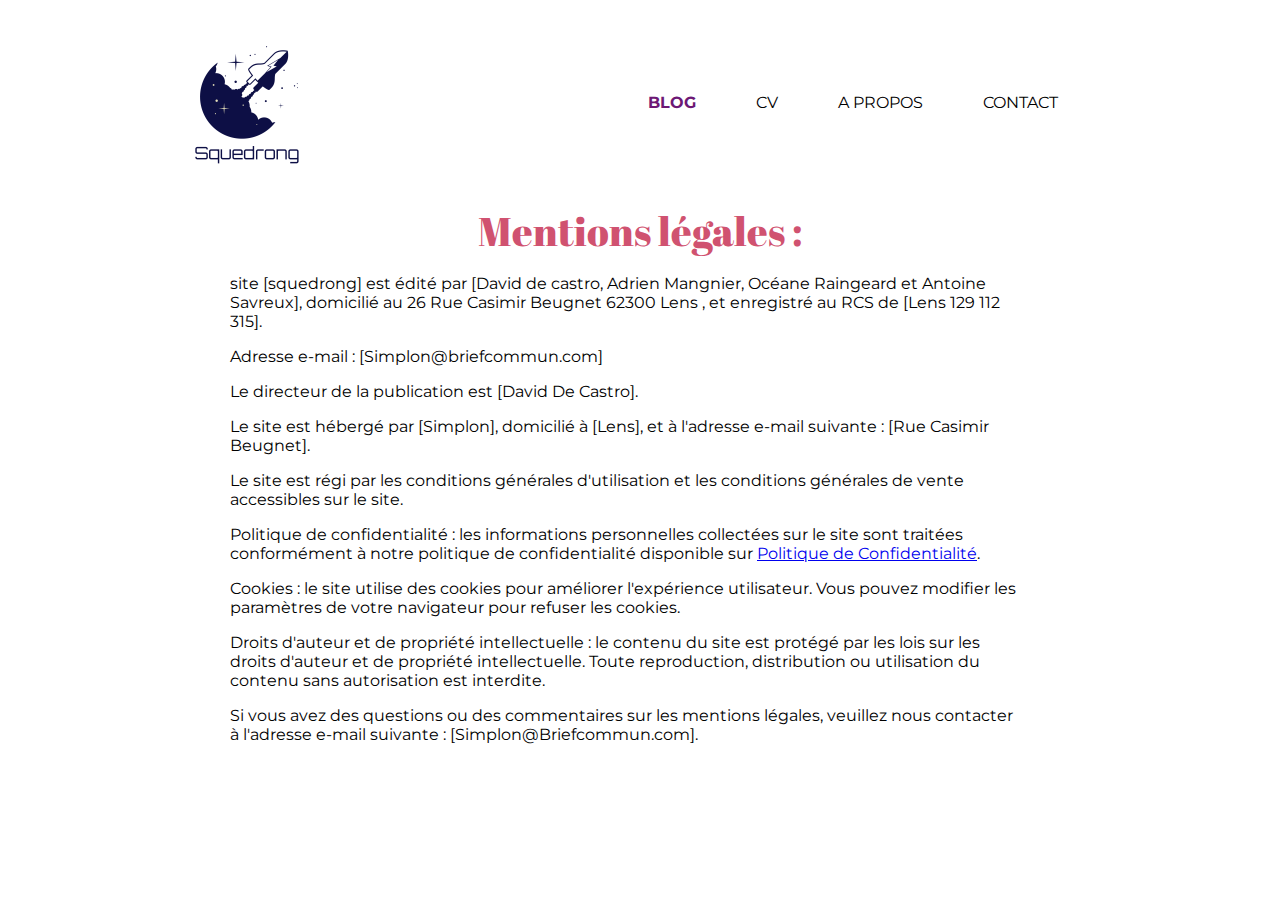
<file: mentions_légales.html>
<!DOCTYPE html>
<html lang="en">

<head>
    <meta charset="UTF-8">
    <meta http-equiv="X-UA-Compatible" content="IE=edge">
    <meta name="viewport" content="width=device-width, initial-scale=1.0">
    <title>Mentions Légales</title>
    <link rel="stylesheet" href="css/style.css">
    <link rel="stylesheet" href="mentions_légales.css">
</head>

<body>
    <header>
        <a href="index.html"><img src="images/logo.png" alt="logo"></a>
        <nav>
            <ul>
                <li><a href="index.html" class="pageActu">BLOG</a></li>
                <li><a href="cv.html">CV</a></li>
                <li><a href="apropos.html">A PROPOS</a></li>
                <li><a href="#" id="btnContact">CONTACT</a></li>
            </ul>
        </nav>
    </header>
    <h1 class="mentions">Mentions légales :</h1>

    <div class="légal">
        <p> site [squedrong] est édité par [David de castro, Adrien Mangnier, Océane Raingeard et Antoine Savreux], domicilié au 26 Rue Casimir Beugnet 62300 Lens , et enregistré au RCS de
            [Lens 129 112 315].</p>

        <p> Adresse e-mail : [Simplon@briefcommun.com]</p>

        <p>Le directeur de la publication est [David De Castro].</p>

        <p>Le site est hébergé par [Simplon], domicilié à [Lens], 
         et à l'adresse e-mail suivante : [Rue Casimir Beugnet].</p>

        <p>Le site est régi par les conditions générales d'utilisation et les conditions générales de vente accessibles
            sur le site.</p>

        <p>Politique de confidentialité : les informations personnelles collectées sur le site sont traitées
            conformément à notre politique de confidentialité disponible sur <a href="politiqueDeConfidentialité.html">Politique de Confidentialité</a>.</p>

        <p>Cookies : le site utilise des cookies pour améliorer l'expérience utilisateur. Vous pouvez modifier les
            paramètres de votre navigateur pour refuser les cookies.</p>

        <p>Droits d'auteur et de propriété intellectuelle : le contenu du site est protégé par les lois sur les droits
            d'auteur et de propriété intellectuelle. Toute reproduction, distribution ou utilisation du contenu sans
            autorisation est interdite.</p>

        <p>Si vous avez des questions ou des commentaires sur les mentions légales, veuillez nous contacter à l'adresse
            e-mail suivante : [Simplon@Briefcommun.com].
        </p>
    </div>
</body>

</html>
</file>
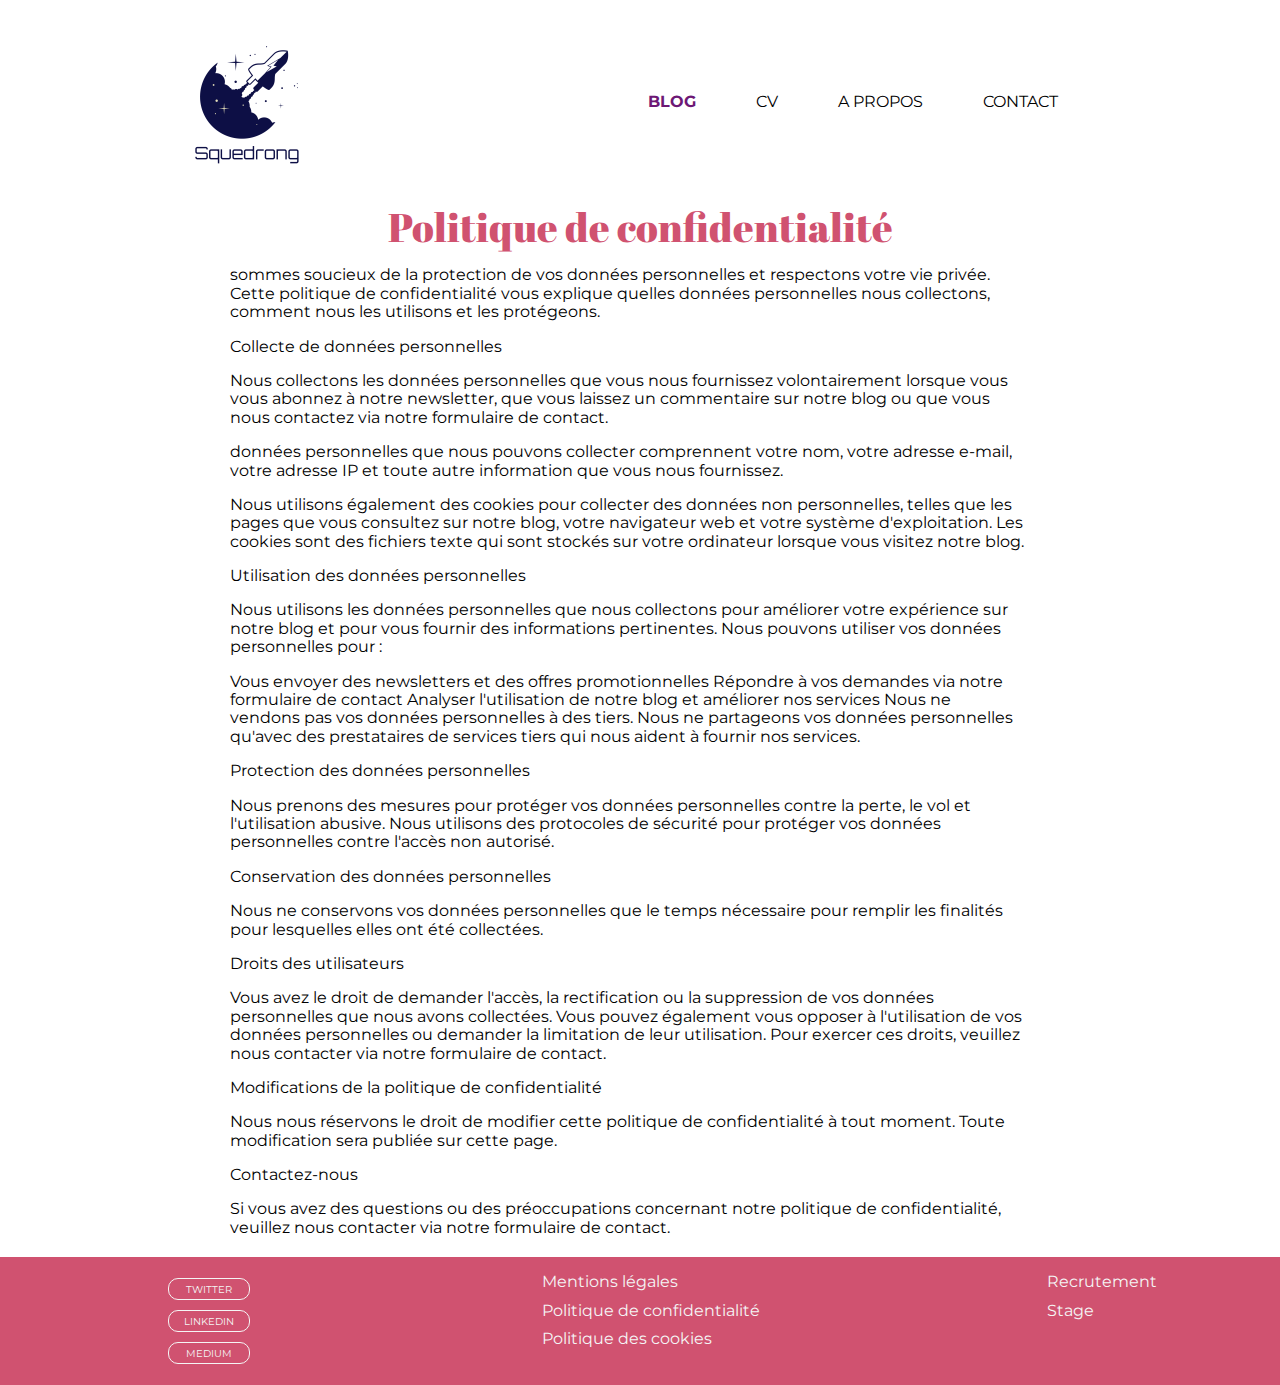
<file: politiqueDeConfidentialite.html>
<!DOCTYPE html>
<html lang="fr">
  <head>
    <meta charset="UTF-8">
    <meta http-equiv="X-UA-Compatible" content="IE=edge">
    <meta name="viewport" content="width=device-width, initial-scale=1.0">
    <title>Politique de Confidentialité</title>
    <link rel="stylesheet" href="css/normalize.css" type="text/css">
    <link rel="stylesheet" href="css/style.css">
    <link rel="stylesheet" href="css/mentions_legales.css">
  </head>

  <body>
    <!-- HEADER -->
    <header id="header">
      <a href="index.html"><img src="images/logo.png" alt="logo"></a>
      <nav>
        <ul>
          <li><a href="index.html" class="pageActu">BLOG</a></li>
          <li><a href="cv.html">CV</a></li>
          <li><a href="apropos.html">A PROPOS</a></li>
          <li><a href="#" id="btnContact">CONTACT</a></li>
        </ul>
      </nav>
    </header>

    <!-- POUR LE FORMULAIRE DE CONTACT -->
    <div id="myModal" class="modal">
      <section>
          <span class="close">&times;</span>
          <h4 class="centrer">Contactez moi</h4>
          <form action="index.html" onsubmit="checkForm()" method="post" class="contact">
              <p>Veuillez remplir le formulaire. Tous les champs sont obligatoires.</p>
              <div class="contactRow">
                  <label for="prenom" class="contact">Prénom : </label>
                  <input type="text" id="prenom" name="prenom" maxlength="150" size="30" class="contact">
                  <span class="error prenomError">Le prénom n'est pas valide.</span>
              </div>
              <div class="contactRow">
                  <label for="nom" class="contact">Nom : </label>
                  <input type="text" id="nom" name="nom" maxlength="150" size="30" class="contact">
                  <span class="error nomError">Le nom n'est pas valide.</span>
              </div>
              <div class="contactRow">
                  <label for="email" class="contact">Email : </label>
                  <input type="email" id="email" name="email" maxlength="150" size="30" class="contact">
                  <span class="error emailError">L'email n'est pas valide.</span>
              </div>
              <div class="contactRow">
                  <label for="commentaire" class="contact">Votre commentaire : </label>
                  <textarea id="commentaire" name="commentaire" class="contact"></textarea>
                  <span class="error commentaireError">Le message n'est pas valide.</span>
              </div>
              <button type="submit" class="contact submitButton">Envoyer</button>
          </form>
      </section>
  </div>

    <main id="main">
      <!-- DEBUT POLITIQUE DE CONFIDENTIALITE -->
      <h1 class="centrer">Politique de confidentialité</h1>
      <div class="légal">
        <p>
          sommes soucieux de la protection de vos données personnelles et
          respectons votre vie privée. Cette politique de confidentialité vous
          explique quelles données personnelles nous collectons, comment nous
          les utilisons et les protégeons.
        </p>

        <p>Collecte de données personnelles</p>

        <p>
          Nous collectons les données personnelles que vous nous fournissez
          volontairement lorsque vous vous abonnez à notre newsletter, que vous
          laissez un commentaire sur notre blog ou que vous nous contactez via
          notre formulaire de contact.
        </p>
        <p>
          données personnelles que nous pouvons collecter comprennent votre nom,
          votre adresse e-mail, votre adresse IP et toute autre information que
          vous nous fournissez.
        </p>

        <p>
          Nous utilisons également des cookies pour collecter des données non
          personnelles, telles que les pages que vous consultez sur notre blog,
          votre navigateur web et votre système d'exploitation. Les cookies sont
          des fichiers texte qui sont stockés sur votre ordinateur lorsque vous
          visitez notre blog.
        </p>

        <p>Utilisation des données personnelles</p>

        <p>
          Nous utilisons les données personnelles que nous collectons pour
          améliorer votre expérience sur notre blog et pour vous fournir des
          informations pertinentes. Nous pouvons utiliser vos données
          personnelles pour :
        </p>

        <p>
          Vous envoyer des newsletters et des offres promotionnelles Répondre à
          vos demandes via notre formulaire de contact Analyser l'utilisation de
          notre blog et améliorer nos services Nous ne vendons pas vos données
          personnelles à des tiers. Nous ne partageons vos données personnelles
          qu'avec des prestataires de services tiers qui nous aident à fournir
          nos services.
        </p>

        <p>Protection des données personnelles</p>

        <p>
          Nous prenons des mesures pour protéger vos données personnelles contre
          la perte, le vol et l'utilisation abusive. Nous utilisons des
          protocoles de sécurité pour protéger vos données personnelles contre
          l'accès non autorisé.
        </p>

        <p>Conservation des données personnelles</p>

        <p>
          Nous ne conservons vos données personnelles que le temps nécessaire
          pour remplir les finalités pour lesquelles elles ont été collectées.
        </p>

        <p>Droits des utilisateurs</p>

        <p>
          Vous avez le droit de demander l'accès, la rectification ou la
          suppression de vos données personnelles que nous avons collectées.
          Vous pouvez également vous opposer à l'utilisation de vos données
          personnelles ou demander la limitation de leur utilisation. Pour
          exercer ces droits, veuillez nous contacter via notre formulaire de
          contact.
        </p>

        <p>Modifications de la politique de confidentialité</p>

        <p>
          Nous nous réservons le droit de modifier cette politique de
          confidentialité à tout moment. Toute modification sera publiée sur
          cette page.
        </p>

        <p>Contactez-nous</p>

        <p>
          Si vous avez des questions ou des préoccupations concernant notre
          politique de confidentialité, veuillez nous contacter via notre
          formulaire de contact.
        </p>
      </div>
    </main>
    <!-- FOOTER -->
    <footer id="footer">
      <div class="placement">
        <ul class="reseaux">
          <li class="bouttons">
            <a href="https://twitter.com" class="twitter"><span>TWITTER</span></a>
          </li>
          <li class="bouttons">
            <a href="https://fr.linkedin.com" class="linkedin"><span>LINKEDIN</span></a>
          </li>
          <li class="bouttons">
            <a href="https://medium.com" class="medium"><span>MEDIUM</span></a>
          </li>
        </ul>

        <ul class="mentionlegal">
          <li><a href="mentions_legales.html">Mentions légales</a></li>
          <li>
            <a href="politiqueDeConfidentialite.html"
              >Politique de confidentialité</a
            >
          </li>
          <li><a href="mentions_legales.html">Politique des cookies</a></li>
        </ul>

        <ul class="recrut">
          <li><a href="#" id="btnContact2">Recrutement</a></li>
          <li><a href="#" id="btnContact3">Stage</a></li>
        </ul>
      </div>
    </footer>
    <script src="js/contact.js"></script>
  </body>
</html>
</file>
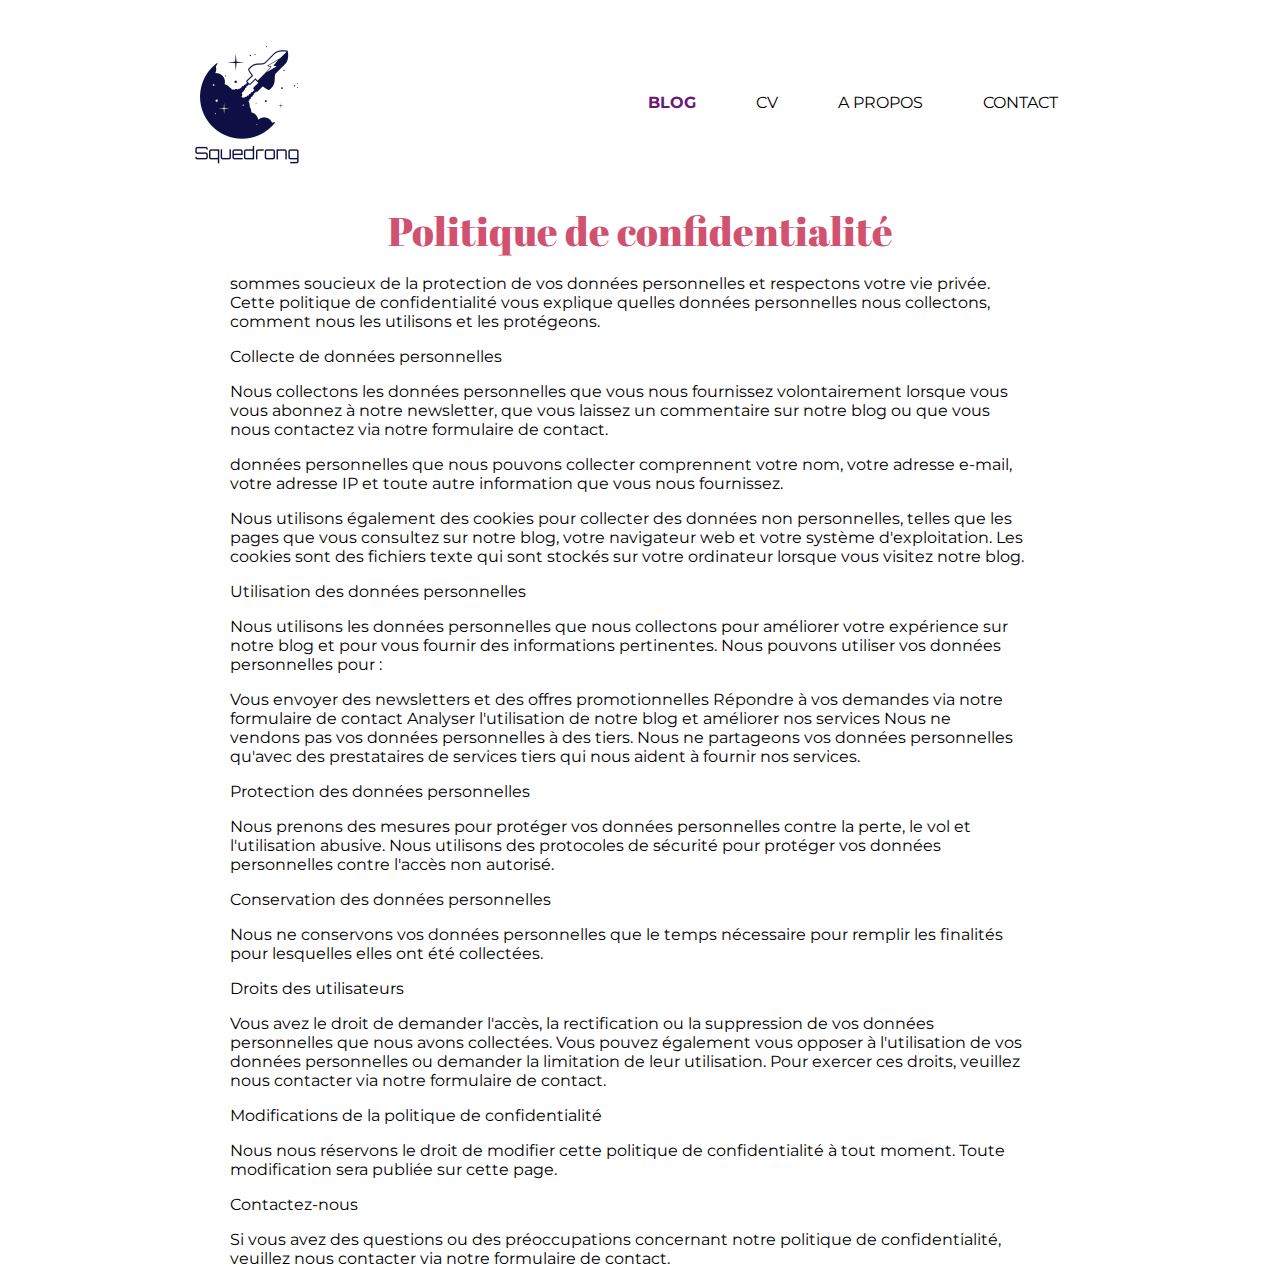
<file: politiqueDeConfidentialité.html>
<!DOCTYPE html>
<html lang="en">

<head>
    <meta charset="UTF-8">
    <meta http-equiv="X-UA-Compatible" content="IE=edge">
    <meta name="viewport" content="width=device-width, initial-scale=1.0">
    <title>Politique de Confidentialité</title>
    <link rel="stylesheet" href="css/style.css">
    <link rel="stylesheet" href="mentions_légales.css">
</head>

<body>
    <header>
        <a href="index.html"><img src="images/logo.png" alt="logo"></a>
        <nav>
            <ul>
                <li><a href="index.html" class="pageActu">BLOG</a></li>
                <li><a href="cv.html">CV</a></li>
                <li><a href="apropos.html">A PROPOS</a></li>
                <li><a href="#" id="btnContact">CONTACT</a></li>
            </ul>
        </nav>
    </header>
    <h1 class="mentions">Politique de confidentialité</h1>
    <div class="légal">
        <p> sommes soucieux de la protection de vos données personnelles et respectons votre vie privée. Cette
        politique de confidentialité vous explique quelles données personnelles nous collectons, comment nous les
        utilisons et les protégeons.</p>

        <p>Collecte de données personnelles</p>

       <p>Nous collectons les données personnelles que vous nous fournissez volontairement lorsque vous vous abonnez à
        notre newsletter, que vous laissez un commentaire sur notre blog ou que vous nous contactez via notre formulaire
        de contact.</p> 
        <p> données personnelles que nous pouvons collecter comprennent votre nom, votre adresse e-mail,
        votre adresse IP et toute autre information que vous nous fournissez.</p>

        <p>Nous utilisons également des cookies pour collecter des données non personnelles, telles que les pages que vous
        consultez sur notre blog, votre navigateur web et votre système d'exploitation. Les cookies sont des fichiers
        texte qui sont stockés sur votre ordinateur lorsque vous visitez notre blog.</p>

        <p>Utilisation des données personnelles</p>

       <p>Nous utilisons les données personnelles que nous collectons pour améliorer votre expérience sur notre blog et
        pour vous fournir des informations pertinentes. Nous pouvons utiliser vos données personnelles pour :</p> 

       <p>Vous envoyer des newsletters et des offres promotionnelles
        Répondre à vos demandes via notre formulaire de contact
        Analyser l'utilisation de notre blog et améliorer nos services
        Nous ne vendons pas vos données personnelles à des tiers. Nous ne partageons vos données personnelles qu'avec
        des prestataires de services tiers qui nous aident à fournir nos services.</p> 

        <p>Protection des données personnelles</p>

       <p>Nous prenons des mesures pour protéger vos données personnelles contre la perte, le vol et l'utilisation
        abusive. Nous utilisons des protocoles de sécurité pour protéger vos données personnelles contre l'accès non
        autorisé.</p> 

       <p>Conservation des données personnelles</p> 

       <p>Nous ne conservons vos données personnelles que le temps nécessaire pour remplir les finalités pour lesquelles
        elles ont été collectées.</p>

        <p>Droits des utilisateurs</p>

       <p>Vous avez le droit de demander l'accès, la rectification ou la suppression de vos données personnelles que nous
        avons collectées. Vous pouvez également vous opposer à l'utilisation de vos données personnelles ou demander la
        limitation de leur utilisation. Pour exercer ces droits, veuillez nous contacter via notre formulaire de
        contact.</p> 

       <p>Modifications de la politique de confidentialité</p> 

       <p>Nous nous réservons le droit de modifier cette politique de confidentialité à tout moment. Toute modification
        sera publiée sur cette page.</p> 

       <p>Contactez-nous</p> 

        <p>Si vous avez des questions ou des préoccupations concernant notre politique de confidentialité, veuillez nous
        contacter via notre formulaire de contact.</p>
    </div>
</body>

</html>
</file>
<file: css/style.css>
@import url("https://fonts.googleapis.com/css2?family=Abril+Fatface&family=Montserrat:ital,wght@0,100;0,200;0,300;0,400;0,600;0,800;1,100;1,200;1,300;1,400;1,600;1,700&display=swap");

html,
body,
main {
  margin: 0;
  padding: 0;
  font-family: "Montserrat", sans-serif;
}

section {
  padding: 0;
  margin: 0 auto 50px auto;
}

h1 {
  color: #d05270;
  font-family: "Abril Fatface", cursive;
  font-size: 2.5rem;
  font-weight: 400;
  margin: 0;
  padding: 0;
}

h2 {
  color: #333333;
  font-weight: 400;
  font-size: 3rem;
  margin: 0;
  padding-bottom: 20px;
}

h2.invisible {
  display: none;
}

h3 {
  color: #d05270;
  font-size: 1.2rem;
  font-weight: 600;
  margin: 0;
  padding: 0;
}

/* Css gérée par Océane(Lunarora) */
h4 {
  color: #d05270;
  font-family: "Abril Fatface", cursive;
  font-size: 2.6rem;
  margin-left: auto;
  margin-right: auto;
  margin-top: 10px;
  margin-bottom: 20px;
}

h5 {
  color: #3a0ca3;
  font-size: 1.6rem;
  margin-left: auto;
  margin-right: auto;
  margin-top: 30px;
  margin-bottom: 20px;
}

h6 {
  color: #3a0ca3;
  font-size: 1.2rem;
  margin-top: 30px;
  margin-bottom: 20px;
}

/* Partie pour le header */
header {
  margin: 0px auto 0px auto;
  width: 70%;
  font-family: "Montserrat";
  display: flex;
  justify-content: space-between;
  align-items: center;
  animation: slide-in-top 0.7s cubic-bezier(0.250, 0.460, 0.450, 0.940) both;
}

@keyframes slide-in-top {
    0% {
      transform: translateY(-1000px);
      opacity: 0;
    }
    100% {
      transform: translateY(0);
      opacity: 1;
    }
  }

header img {
  margin-left: -45px;
}

header nav ul {
  display: flex;
  flex-direction: row;
  list-style-type: none;
  padding: 0;
  margin: 0;
}

header nav ul li a {
  font-size: 1rem;
  color: #000;
  text-decoration: none;
  margin: 10px;
  padding: 10px 20px 10px 20px;
  cursor: pointer;
  position: relative;
  transition: all 0.4s;
}

header nav ul li a::before {
  content: "";
  position: absolute;
  top: 0;
  left: 0;
  height: 100%;
  width: 0px;
  background-color: #d05270;
  transition: all 0.4s;
  z-index: -1;
}

header nav ul li a:hover::before {
  width: 100%;
}

header nav ul li a:visited {
  color: #000;
}
header nav ul li a.pageActu {
  color: #6d1875;
  font-weight: bold;
}

/* partie pour l'affichage de la liste des articles dans index.html */
.article-preview {
  display: grid;
  grid-template-columns: repeat(2, 1fr);
  grid-template-rows: auto;
  grid-column-gap: 30px;
  grid-row-gap: 30px;
  width: 70%;
  margin: 0px auto 0px auto;
}

.article-preview img {
  width: 100%;
}

.post-date {
  color: #424242;
  font-size: 0.8rem;
  font-weight: 600;
}

.article-description {
  color: #424242;
  font-size: 0.8rem;
}

.article a {
  text-decoration: none;
}

.view-more {
  color: #d05270;
  font-size: 0.8rem;
  font-weight: normal;
  background-image: linear-gradient(to right, #d35e7c 75%, transparent 50%);
  background-position: 0 110%;
  background-size: 100% 2px;
  background-repeat: no-repeat;
}

/* animation article */
.article-preview-grid:first-child {
  animation: fade-in 1.2s cubic-bezier(0.390, 0.575, 0.565, 1.000) both;
  animation-delay: 1s;
}

.article-preview-grid:nth-child(2) {
  animation: fade-in 1.2s cubic-bezier(0.390, 0.575, 0.565, 1.000) both;
  animation-delay: 1.5s;
}

.article-preview-grid:nth-child(3) {
  animation: fade-in 1.2s cubic-bezier(0.390, 0.575, 0.565, 1.000) both;
  animation-delay: 2s;
}

.article-preview-grid:nth-child(4) {
  animation: fade-in 1.2s cubic-bezier(0.390, 0.575, 0.565, 1.000) both;
  animation-delay: 2.5s;
}

.article-preview-grid:nth-child(5) {
  animation: fade-in 1.2s cubic-bezier(0.390, 0.575, 0.565, 1.000) both;
  animation-delay: 3s;
}

.article-preview-grid:last-child {
  animation: fade-in 1.2s cubic-bezier(0.390, 0.575, 0.565, 1.000) both;
  animation-delay: 3.5s;
}

@keyframes fade-in {
  0% {
    opacity: 0;
  }
  100% {
    opacity: 1;
  }
}

/* partie pour a propos */
.a_propos {
  margin: 0px 20% 0px auto;
  padding: 0px;
  display: flex;
  gap: 10px;
  align-items: center;
}

p.apropos {
  font-size: 1rem;
  color: #000;
  margin: 0px auto 10px auto;
}

.introduct {
  display: flex;
  flex-direction: column;
  text-align: left;
  gap: 10px;
  margin-left: 20%;
  margin-top: 3%;
  padding-right: 10%;
}

.img_apropos {
  float: left;
  height: 80px;
  margin-right: 25px;
}
.introduct span.signature {
  display: block;
  font-size: 1em;
  font-style: italic;
  text-align: end;
  margin: 0px 20px 10px 0px;
}

a.twitter {
  background-color: #03a9f4;
  border: none;
  color: white;
  width: 130px;
  height: 40px;
  font-size: 0.6rem;
  display: flex;
  align-items: center;
  justify-content: center;
}

a.linkedin {
  background-color: #007ab9;
  border: none;
  color: white;
  width: 130px;
  height: 40px;
  font-size: 0.6rem;
  display: flex;
  align-items: center;
  justify-content: center;
}

a.medium {
  background-color: #000000;
  border: none;
  color: white;
  width: 130px;
  height: 40px;
  font-size: 0.6rem;
  display: flex;
  align-items: center;
  justify-content: center;
}

/* Pour la partir introduction */
.principale {
  display: flex;
  margin-right: 20%;
  gap: 10px;
  align-items: flex-start;
  margin-bottom: 100px;
  animation: slide-in-fwd-center 1.5s cubic-bezier(0.250, 0.460, 0.450, 0.940) both;
    animation-delay: .5s;
}

@keyframes slide-in-fwd-center {
    0% {
      transform: translateZ(-1400px);
      opacity: 0;
    }
    100% {
      transform: translateZ(0);
      opacity: 1;
    }
  }

.illustration img {
  height: 350px;
}

.intro {
  display: flex;
  flex-direction: column;
  text-align: left;
  gap: 10px;
  margin-left: 20%;
  margin-top: 3%;
  padding-right: 10%;
}

.bouttons {
  display: flex;
  gap: 15px;
}
.bouttons button {
  cursor: pointer;
  border: none;
}
.bouttons a {
  text-decoration: none;
}

p.trois {
  margin: 0;
  padding: 0px 0px 20px 0px;
}

img.boutons_logo {
  height: 20px;
}

.illustration img {
  height: 350px;
}

 /* POUR LA MODALE CONTACT */
.modal {
    display: none;
}

.centrer {
    text-align: center;
}

.close {
    color: #aaa;
    float: right;
    font-size: 28px;
    font-weight: bold;
}

.close:hover,
.close:focus {
    color: black;
    text-decoration: none;
    cursor: pointer;
}


.blur {
  -webkit-filter: blur(2px);
  -moz-filter: blur(2px);
  -o-filter: blur(2px);
  -ms-filter: blur(2px);
  filter: blur(2px);
}

div#myModal {
    max-width: 600px;
    top: 50%;
    left: 50%;
    transform: translate(-50%, -50%);
    position: fixed;
    background: #F9F9F9;
    padding: 25px;
    box-shadow: 0 0 20px 0 rgba(0, 0, 0, 0.2), 0 5px 5px 0 rgba(0, 0, 0, 0.24);
    z-index: 1;
    overflow: auto;
}

section form div.contactRow {
    display: flex;
    flex-direction: column;
    justify-content: flex-start;
    align-items: flex-start;
    border: medium none !important;
    margin: 0 0 10px;
    min-width: 100%;
    padding: 0;
    width: 100%;
}

section form div.contactRow input.contact {
    width: 93%;
    border: 1px solid #ccc;
    background: #FFF;
    margin: 0 0 ;
    padding: 10px;
    -webkit-transition: border-color 0.3s ease-in-out;
    -moz-transition: border-color 0.3s ease-in-out;
    transition: border-color 0.3s ease-in-out;
    border: 1px solid #aaa;
}

section form div.contactRow textarea.contact {
    height: 100px;
    width: 95%;
    resize: none;
}

form .submitButton {
    cursor: pointer;
    width: 99%;
    border: none;
    background: #D05270;
    color: #FFF;
    margin: 0 0 5px;
    padding: 10px;
    font-size: 15px;
}

form .submitButton:hover {
    box-shadow: inset 0 1px 3px rgba(0, 0, 0, 0.5);
    background: #bb3f5c;
}

form .submitButton[type="submit"]:active {
    background: #bb3f5c;
    -webkit-transition: background 0.3s ease-in-out;
    -moz-transition: background 0.3s ease-in-out;
    transition: background-color 0.3s ease-in-out;
}

section form div.contactRow .error {
  margin: 5px 0 5px 0;
  visibility: hidden;
}

section form div.contactRow span.error {
  color: red;
}

/* POUR LE FOOTER */
footer div.placement {
  list-style: none;
  display: flex;
  justify-content: space-around;
}

footer div.placement ul {
  list-style: none;
}

footer div.placement ul.reseaux li.bouttons a {
  display:flex;
  justify-content: center;
  align-items: center;
  text-decoration: none;
  text-align: center;
  height: 20px;
  width: 80px;
  cursor: pointer;
  border: none;
  background-color: #d05270;
  border: 1px solid whitesmoke;
  border-radius: 10px;
  margin: 5px;
  color: whitesmoke;
}

footer {
  margin-top: 20px;
  background-color: #d05270;
}

footer div.placement ul.mentionlegal li a {
  color: whitesmoke;
  display: block;
  margin: 0px 0px 10px 0px;
  text-decoration: none;
}

footer div.placement ul.recrut li a {
  color: whitesmoke;
  display: block;
  margin: 0px 0px 10px 0px;
  text-decoration: none;
}
</file>
<file: css/article.css>
section#article {
    width: 70%;
    margin: 0 auto 0 auto;
}

p.description {
    font-family: "Montserrat", cursive;
    text-align: justify;
    margin-top: 1cm;
}

.Photo {
    width:100%;
    display: block;
    margin-top: 30px;
}
</file>
<file: css/cv.css>
/* CSS fait par Océane */
.banniere {
    padding: 90px;
    margin-top: 10px;
    margin-inline: 15%;
    background-image:  url(../images/article1.jpg);
    background-position:top ;
    max-width: 100%;
    min-width:fit-content;
    height: auto;
    margin-bottom: 0.5em;
}

.banniere h1{
    font-family: "Abril Fatface", cursive;
    font-weight: bolder;
    color: white;
    text-align: center;
}

.PhotoCV {
    display: flex;
    flex-direction: row;
    justify-content: flex-start;
    align-items: flex-start;
    margin-top: 10px ;
    margin-bottom: 10px;
    padding-left: 15%;
    margin-right: 21%;
}

.PhotoCV h2{
    
    color: #D05270;
    font-family: 'Abril Fatface', cursive;
    font-size: 5rem;
    float: right ;
    margin: 1%;
    text-align: justify; 
}

p.description {
    text-align: justify;
}

.contenuCV {
    width: 70%;
    margin: 0 auto 0 auto;
}
</file>
<file: css/mentions_legales.css>
.légal {
  margin-right: 20%;
  gap: 10px;
  align-items: flex-start;
  justify-content: space-around;
  margin-left: 230px;
}
</file>
<file: mentions_légales.css>
h1.mentions{
    text-align: center;
    
}

.légal{
 
    margin-right: 20%;
    gap: 10px;
    align-items: flex-start;
    justify-content: space-around;
    margin-left: 230px;
}
</file>
